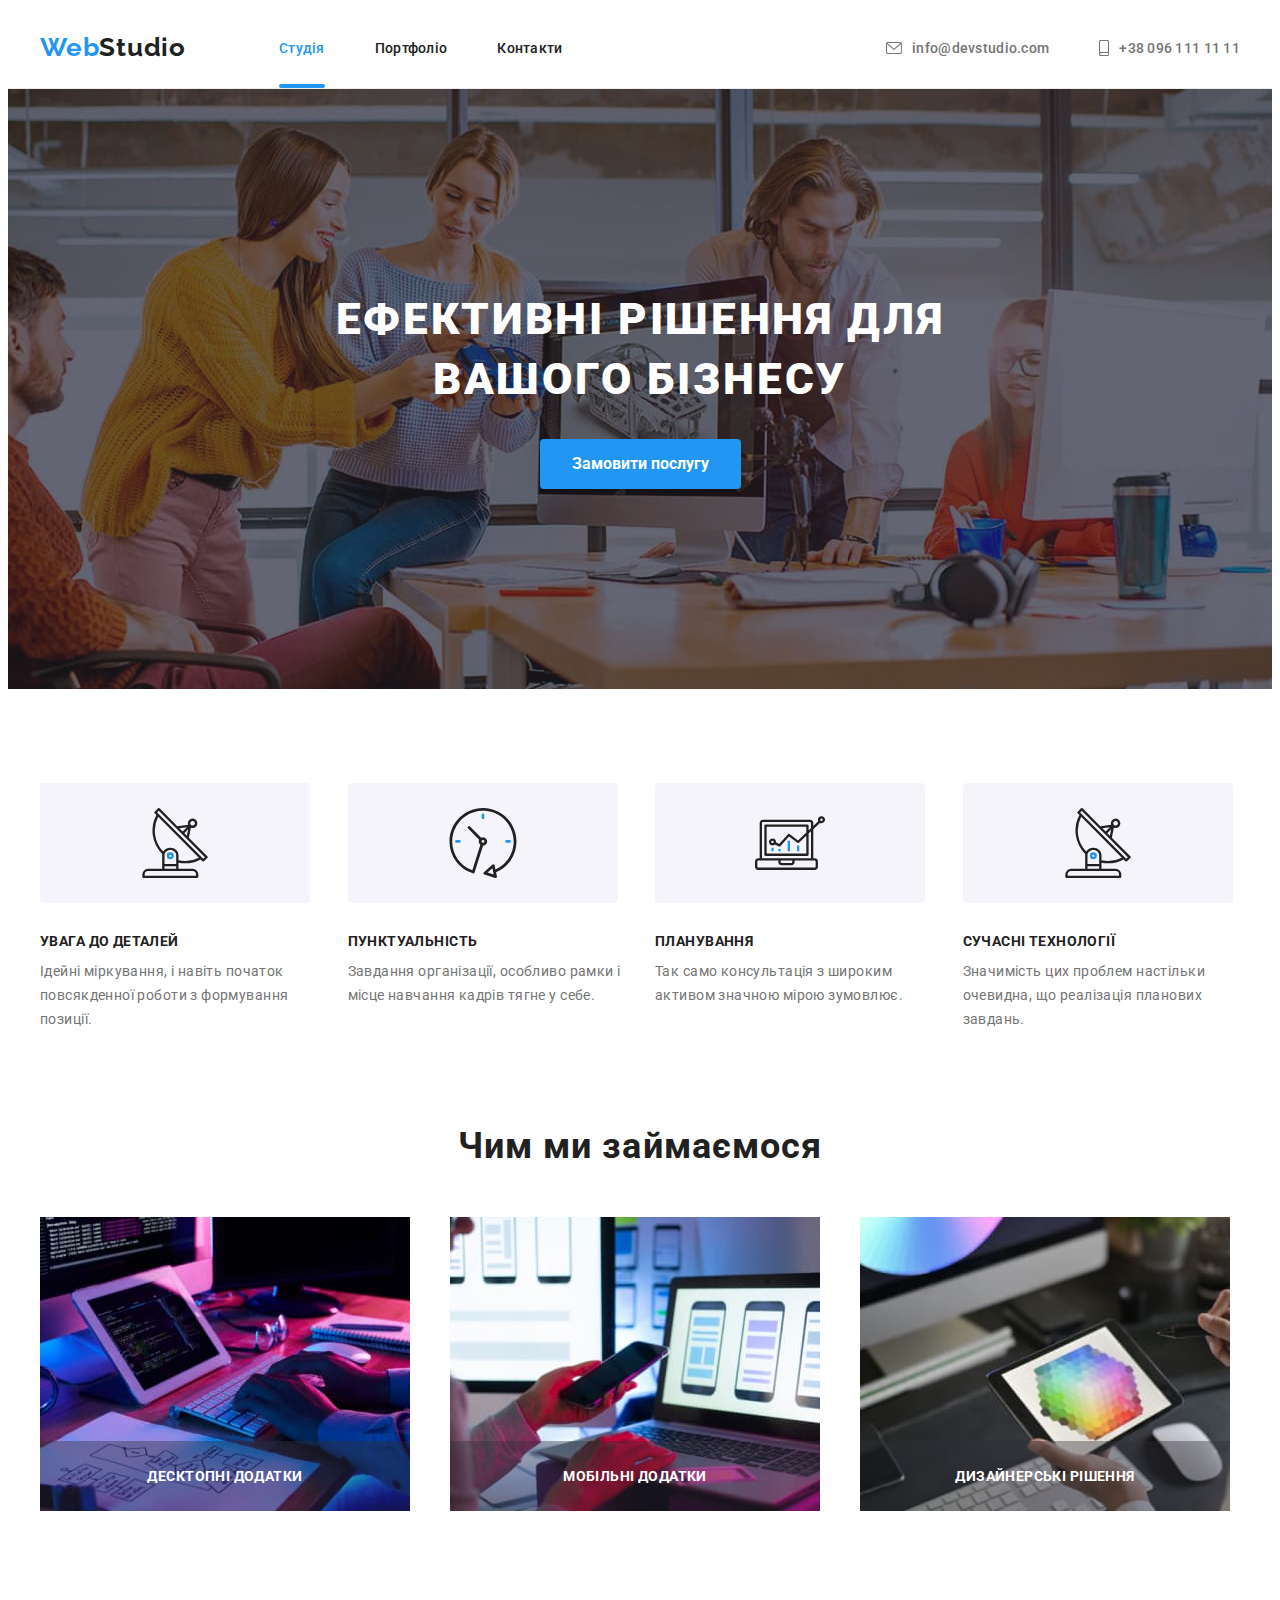
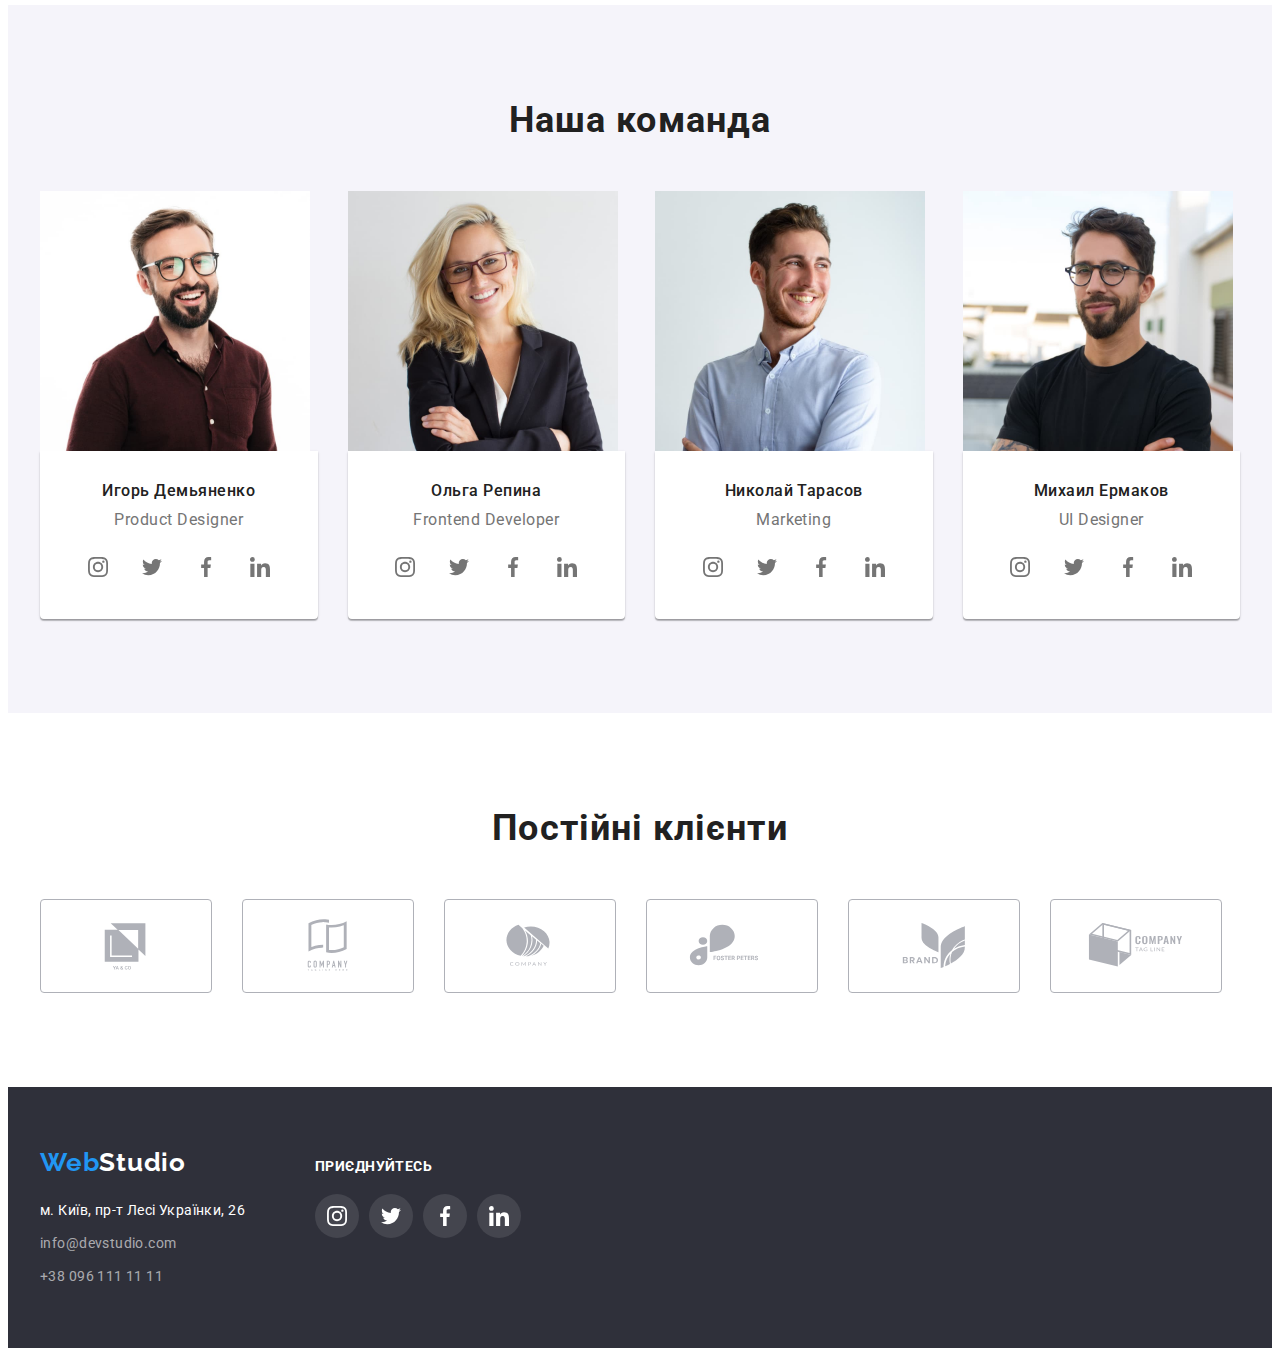
<file: index.html>
<!DOCTYPE html>
<html lang="uk">
  <head>
    <meta charset="UTF-8" />
    <meta http-equiv="X-UA-Compatible" content="IE=edge" />
    <meta name="viewport" content="width=device-width, initial-scale=1.0" />
    <title>Студія</title>
    <link rel="preconnect" href="https://fonts.googleapis.com" />
    <link rel="preconnect" href="https://fonts.gstatic.com" crossorigin />
    <link
      href="https://fonts.googleapis.com/css2?family=Raleway:wght@700&family=Roboto:wght@400;500;700;900&display=swap"
      rel="stylesheet"
    />
    <link
      rel="stylesheet"
      href="https://cdnjs.cloudflare.com/ajax/libs/modern-normalize/1.1.0/modern-normalize.min.css"
      integrity="sha512-wpPYUAdjBVSE4KJnH1VR1HeZfpl1ub8YT/NKx4PuQ5NmX2tKuGu6U/JRp5y+Y8XG2tV+wKQpNHVUX03MfMFn9Q=="
      crossorigin="anonymous"
      referrerpolicy="no-referrer"
    />
    <link rel="stylesheet" href="./css/styles.css" />
  </head>
  <body class="page">
    <!-- Header -->
    <header class="header">
      <div class="container header-container">
        <!-- Основна навігація-->
        <nav class="main-nav">
          <!--логотип-->
          <a class="logo-link link" lang="en" href="./index.html"
            >Web<span class="logo-accent">Studio</span>
          </a>
          <!--список посилань по секціях-->
          <ul class="main-nav-items list">
            <li>
              <a class="main-nav-link main-nav-current link" href="./index.html"
                >Студія</a
              >
            </li>
            <li>
              <a class="main-nav-link link" href="./portfolio.html"
                >Портфоліо</a
              >
            </li>
            <li>
              <a class="main-nav-link link" href="">Контакти</a>
            </li>
          </ul>
        </nav>
        <!--посилання на пошту і телефон-->
        <ul class="main-nav-call list">
          <li>
            <a class="contacts-link link" href="mailto:info@devstudio.com">
              <svg class="contacts-icon" width="16" height="12">
                <use href="./images/symbol-defs.svg#icon-mail"></use>
              </svg>
              info@devstudio.com</a
            >
          </li>
          <li>
            <a class="contacts-link link" href="tel:+380961111111">
              <svg class="contacts-icon" width="10" height="16">
                <use href="./images/symbol-defs.svg#icon-smartphone"></use>
              </svg>
              +38 096 111 11 11</a
            >
          </li>
        </ul>
      </div>
    </header>
    <!-- Main -->
    <main>
      <section class="section-hero section">
        <div class="container">
          <h1 class="main-title">Ефективні рішення для вашого бізнесу</h1>
          <button class="btn-hero" type="button" data-modal-open>
            Замовити послугу
          </button>
        </div>
      </section>
      <!-- Сharacteristics section -->
      <section class="characteristic-section section">
        <div class="characteristic-section-container container">
          <!--прихований заголовок секції, що не буде відображатись в остаточній верстці-->
          <h2 class="visually-hidden">Особливості</h2>
          <!--ненумерований список особливостей-->
          <ul class="characteristic-section-list card-set list">
            <li class="characteristic-section-items">
              <div class="characteristics-item">
                <svg class="characteristic-icon" width="70" height="70">
                  <use href="./images/symbol-defs.svg#icon-antenna"></use>
                </svg>
              </div>
              <h3 class="subtitle-characteristics">Увага до деталей</h3>
              <p class="characteristics-desc">
                Ідейні міркування, і навіть початок повсякденної роботи з
                формування позиції.
              </p>
            </li>
            <li class="characteristic-section-items">
              <div class="characteristics-item">
                <svg class="characteristic-icon" width="70" height="70">
                  <use href="./images/symbol-defs.svg#icon-clock"></use>
                </svg>
              </div>
              <h3 class="subtitle-characteristics">Пунктуальність</h3>
              <p class="characteristics-desc">
                Завдання організації, особливо рамки і місце навчання кадрів
                тягне у себе.
              </p>
            </li>
            <li class="characteristic-section-items">
              <div class="characteristics-item">
                <svg class="characteristic-icon" width="70" height="70">
                  <use href="./images/symbol-defs.svg#icon-diagram"></use>
                </svg>
              </div>
              <h3 class="subtitle-characteristics">Планування</h3>
              <p class="characteristics-desc">
                Так само консультація з широким активом значною мірою зумовлює.
              </p>
            </li>
            <li class="characteristic-section-items">
              <div class="characteristics-item">
                <svg class="characteristic-icon" width="70" height="70">
                  <use href="./images/symbol-defs.svg#icon-antenna"></use>
                </svg>
              </div>
              <h3 class="subtitle-characteristics">Сучасні технології</h3>
              <p class="characteristics-desc">
                Значимість цих проблем настільки очевидна, що реалізація
                планових завдань.
              </p>
            </li>
          </ul>
        </div>
      </section>
      <section class="about-us-section section">
        <div class="container">
          <!--Images section-->
          <h2 class="about-us-title title-section">Чим ми займаємося</h2>
          <ul class="about-us-list card-set list">
            <li class="about-us-items">
              <div class="about-us-card">
                <img
                  src="./images/box_1.jpg"
                  alt="розробник пише код"
                  width="370"
                  height="294"
                />
                <div class="overlay-about">
                  <p class="overlay-about-text">Десктопні додатки</p>
                </div>
              </div>
            </li>
            <li class="about-us-items">
              <div class="about-us-card">
                <img
                  src="./images/box_2.jpg"
                  alt="розробляють мобильну версію сайту"
                  width="370"
                  height="294"
                />
                <div class="overlay-about">
                  <p class="overlay-about-text">Мобільні додатки</p>
                </div>
              </div>
            </li>
            <li class="about-us-items">
              <div class="about-us-card">
                <img
                  src="./images/box_3.jpg"
                  alt="розробник обирає кольорову палітру"
                  width="370"
                  height="294"
                />
                <div class="overlay-about">
                  <p class="overlay-about-text">Дизайнерські рішення</p>
                </div>
              </div>
            </li>
          </ul>
        </div>
      </section>
      <!-- Command section-->
      <section class="command-section section">
        <div class="command-section-container container">
          <h2 class="command-section-title title-section">Наша команда</h2>
          <ul class="command-section-list card-set list">
            <li class="command-section-items">
              <img
                src="./images/img1.jpg"
                alt="Игорь Демьяненко"
                width="270"
                height="260"
              />
              <div class="command-section-wrapper">
                <h3 class="command-subtitle">Игорь Демьяненко</h3>
                <p class="command-role" lang="en">Product Designer</p>
                <ul class="command-social list">
                  <li class="command-contacts-item">
                    <a
                      class="command-social-link link"
                      href=""
                      target="_blank"
                      rel="noopener noreferrer"
                      aria-label="Інстаграм"
                    >
                      <svg class="social-icon" width="20" height="20">
                        <use
                          href="./images/symbol-defs.svg#icon-instagram"
                        ></use>
                      </svg>
                    </a>
                  </li>
                  <li class="command-contacts-item">
                    <a
                      class="command-social-link link"
                      href=""
                      target="_blank"
                      rel="noopener noreferrer"
                      aria-label="Твіттер"
                    >
                      <svg class="social-icon" width="20" height="20">
                        <use href="./images/symbol-defs.svg#icon-twitter"></use>
                      </svg>
                    </a>
                  </li>
                  <li class="command-contacts-item">
                    <a
                      class="command-social-link link"
                      href=""
                      target="_blank"
                      rel="noopener noreferrer"
                      aria-label="Фейсбук"
                    >
                      <svg class="social-icon" width="20" height="20">
                        <use
                          href="./images/symbol-defs.svg#icon-facebook"
                        ></use>
                      </svg>
                    </a>
                  </li>
                  <li class="command-contacts-item">
                    <a
                      class="command-social-link link"
                      href=""
                      target="_blank"
                      rel="noopener noreferrer"
                      aria-label="Лінкдин"
                    >
                      <svg class="social-icon" width="20" height="20">
                        <use
                          href="./images/symbol-defs.svg#icon-linkedin"
                        ></use>
                      </svg>
                    </a>
                  </li>
                </ul>
              </div>
            </li>
            <li class="command-section-items">
              <img
                src="./images/img2.jpg"
                alt="Ольга Репина"
                width="270"
                height="260"
              />
              <div class="command-section-wrapper">
                <h3 class="command-subtitle">Ольга Репина</h3>
                <p class="command-role" lang="en">Frontend Developer</p>
                <ul class="command-social list">
                  <li class="command-contacts-item">
                    <a
                      class="command-social-link link"
                      href=""
                      target="_blank"
                      rel="noopener noreferrer"
                      aria-label="Інстаграм"
                    >
                      <svg class="social-icon" width="20" height="20">
                        <use
                          href="./images/symbol-defs.svg#icon-instagram"
                        ></use>
                      </svg>
                    </a>
                  </li>
                  <li class="command-contacts-item">
                    <a
                      class="command-social-link link"
                      href=""
                      target="_blank"
                      rel="noopener noreferrer"
                      aria-label="Твіттер"
                    >
                      <svg class="social-icon" width="20" height="20">
                        <use href="./images/symbol-defs.svg#icon-twitter"></use>
                      </svg>
                    </a>
                  </li>
                  <li class="command-contacts-item">
                    <a
                      class="command-social-link link"
                      href=""
                      target="_blank"
                      rel="noopener noreferrer"
                      aria-label="Фейсбук"
                    >
                      <svg class="social-icon" width="20" height="20">
                        <use
                          href="./images/symbol-defs.svg#icon-facebook"
                        ></use>
                      </svg>
                    </a>
                  </li>
                  <li class="command-contacts-item">
                    <a
                      class="command-social-link link"
                      href=""
                      target="_blank"
                      rel="noopener noreferrer"
                      aria-label="Лінкдин"
                    >
                      <svg class="social-icon" width="20" height="20">
                        <use
                          href="./images/symbol-defs.svg#icon-linkedin"
                        ></use>
                      </svg>
                    </a>
                  </li>
                </ul>
              </div>
            </li>
            <li class="command-section-items">
              <img
                src="./images/img3.jpg"
                alt="Николай Тарасов"
                width="270"
                height="260"
              />
              <div class="command-section-wrapper">
                <h3 class="command-subtitle">Николай Тарасов</h3>
                <p class="command-role" lang="en">Marketing</p>
                <ul class="command-social list">
                  <li class="command-contacts-item">
                    <a
                      class="command-social-link link"
                      href=""
                      target="_blank"
                      rel="noopener noreferrer"
                      aria-label="Інстаграм"
                    >
                      <svg class="social-icon" width="20" height="20">
                        <use
                          href="./images/symbol-defs.svg#icon-instagram"
                        ></use>
                      </svg>
                    </a>
                  </li>
                  <li class="command-contacts-item">
                    <a
                      class="command-social-link link"
                      href=""
                      target="_blank"
                      rel="noopener noreferrer"
                      aria-label="Твіттер"
                    >
                      <svg class="social-icon" width="20" height="20">
                        <use href="./images/symbol-defs.svg#icon-twitter"></use>
                      </svg>
                    </a>
                  </li>
                  <li class="command-contacts-item">
                    <a
                      class="command-social-link link"
                      href=""
                      target="_blank"
                      rel="noopener noreferrer"
                      aria-label="Фейсбук"
                    >
                      <svg class="social-icon" width="20" height="20">
                        <use
                          href="./images/symbol-defs.svg#icon-facebook"
                        ></use>
                      </svg>
                    </a>
                  </li>
                  <li class="command-contacts-item">
                    <a
                      class="command-social-link link"
                      href=""
                      target="_blank"
                      rel="noopener noreferrer"
                      aria-label="Линкдин"
                    >
                      <svg class="social-icon" width="20" height="20">
                        <use
                          href="./images/symbol-defs.svg#icon-linkedin"
                        ></use>
                      </svg>
                    </a>
                  </li>
                </ul>
              </div>
            </li>
            <li class="command-section-items">
              <img
                src="./images/img4.jpg"
                alt="Михаил Ермаков"
                width="270"
                height="260"
              />
              <div class="command-section-wrapper">
                <h3 class="command-subtitle">Михаил Ермаков</h3>
                <p class="command-role" lang="en">UI Designer</p>
                <ul class="command-social list">
                  <li class="command-contacts-item">
                    <a
                      class="command-social-link link"
                      href=""
                      target="_blank"
                      rel="noopener noreferrer"
                      aria-label="Інстаграм"
                    >
                      <svg class="social-icon" width="20" height="20">
                        <use
                          href="./images/symbol-defs.svg#icon-instagram"
                        ></use>
                      </svg>
                    </a>
                  </li>
                  <li class="command-contacts-item">
                    <a
                      class="command-social-link link"
                      href=""
                      target="_blank"
                      rel="noopener noreferrer"
                      aria-label="Твіттер"
                    >
                      <svg class="social-icon" width="20" height="20">
                        <use href="./images/symbol-defs.svg#icon-twitter"></use>
                      </svg>
                    </a>
                  </li>
                  <li class="command-contacts-item">
                    <a
                      class="command-social-link link"
                      href=""
                      target="_blank"
                      rel="noopener noreferrer"
                      aria-label="Фейсбук"
                    >
                      <svg class="social-icon" width="20" height="20">
                        <use
                          href="./images/symbol-defs.svg#icon-facebook"
                        ></use>
                      </svg>
                    </a>
                  </li>
                  <li class="command-contacts-item">
                    <a
                      class="command-social-link link"
                      href=""
                      target="_blank"
                      rel="noopener noreferrer"
                      aria-label="Лінкдин"
                    >
                      <svg class="social-icon" width="20" height="20">
                        <use
                          href="./images/symbol-defs.svg#icon-linkedin"
                        ></use>
                      </svg>
                    </a>
                  </li>
                </ul>
              </div>
            </li>
          </ul>
        </div>
      </section>
      <section class="client-section section">
        <div class="client-section-container container">
          <h2 class="title-section">Постійні клієнти</h2>
          <ul class="client-icon-list list">
            <li class="client-icon-item">
              <a
                class="client-item-link link"
                href=""
                target="_blank"
                rel="noopener noreferrer"
                aria-label="Логотип 1"
              >
                <svg class="client-icon" width="106" height="60">
                  <use href="./images/symbol-defs.svg#icon-logo-1"></use>
                </svg>
              </a>
            </li>
            <li class="client-icon-item">
              <a
                class="client-item-link link"
                href=""
                target="_blank"
                rel="noopener noreferrer"
                aria-label="Логотип 2"
              >
                <svg class="client-icon" width="106" height="60">
                  <use href="./images/symbol-defs.svg#icon-logo-2"></use>
                </svg>
              </a>
            </li>
            <li class="client-icon-item">
              <a
                class="client-item-link link"
                href=""
                target="_blank"
                rel="noopener noreferrer"
                aria-label="Логотип 3"
              >
                <svg class="client-icon" width="106" height="60">
                  <use href="./images/symbol-defs.svg#icon-logo-3"></use>
                </svg>
              </a>
            </li>
            <li class="client-icon-item">
              <a
                class="client-item-link link"
                href=""
                target="_blank"
                rel="noopener noreferrer"
                aria-label="Логотип 4"
              >
                <svg class="client-icon" width="106" height="60">
                  <use href="./images/symbol-defs.svg#icon-logo-4"></use>
                </svg>
              </a>
            </li>
            <li class="client-icon-item">
              <a
                class="client-item-link link"
                href=""
                target="_blank"
                rel="noopener noreferrer"
                aria-label="Логотип 5"
              >
                <svg class="client-icon" width="106" height="60">
                  <use href="./images/symbol-defs.svg#icon-logo-5"></use>
                </svg>
              </a>
            </li>
            <li class="client-icon-item">
              <a
                class="client-item-link link"
                href=""
                target="_blank"
                rel="noopener noreferrer"
                aria-label="Логотип 6"
              >
                <svg class="client-icon" width="106" height="60">
                  <use href="./images/symbol-defs.svg#icon-logo-6"></use>
                </svg>
              </a>
            </li>
          </ul>
        </div>
      </section>
    </main>
    <footer class="footer">
      <!--логотип-->
      <div class="footer-container container">
        <div>
          <a class="logo-link footer-logo link" lang="en" href="./index.html"
            >Web<span class="logo-accent-footer">Studio</span>
          </a>
          <address class="address">
            <p class="footer-address">м. Київ, пр-т Лесі Українки, 26</p>
            <ul class="footer-contacts-list list">
              <li class="footer-contacts footer-mail">
                <a class="link" href="mailto:info@devstudio.com"
                  >info@devstudio.com</a
                >
              </li>
              <li class="footer-contacts">
                <a class="link" href="tel:+380961111111">+38 096 111 11 11</a>
              </li>
            </ul>
          </address>
        </div>
        <div>
          <p class="join-text">Приєднуйтесь</p>
          <ul class="join-social list">
            <li class="join-contacts-item">
              <a
                class="social-link link"
                href=""
                target="_blank"
                rel="noopener noreferrer"
                aria-label="Інстаграм"
              >
                <svg class="join-icon" width="20" height="20">
                  <use href="./images/symbol-defs.svg#icon-instagram"></use>
                </svg>
              </a>
            </li>
            <li class="join-contacts-item">
              <a
                class="social-link link"
                href=""
                target="_blank"
                rel="noopener noreferrer"
                aria-label="Твіттер"
              >
                <svg class="join-icon" width="20" height="20">
                  <use href="./images/symbol-defs.svg#icon-twitter"></use>
                </svg>
              </a>
            </li>
            <li class="join-contacts-item">
              <a
                class="social-link link"
                href=""
                target="_blank"
                rel="noopener noreferrer"
                aria-label="Фейсбук"
              >
                <svg class="join-icon" width="20" height="20">
                  <use href="./images/symbol-defs.svg#icon-facebook"></use>
                </svg>
              </a>
            </li>
            <li class="join-contacts-item">
              <a
                class="social-link link"
                href=""
                target="_blank"
                rel="noopener noreferrer"
                aria-label="Лінкдин"
              >
                <svg class="join-icon" width="20" height="20">
                  <use href="./images/symbol-defs.svg#icon-linkedin"></use>
                </svg>
              </a>
            </li>
          </ul>
        </div>
      </div>
    </footer>
    <!-- modal window -->
    <div class="backdrop is-hidden" data-modal>
      <div class="modal">
        <button class="modal-btn" type="button" data-modal-close>
          <svg class="icon-close" width="18" height="18">
            <use href="./images/symbol-defs.svg#icon-close"></use>
          </svg>
        </button>
      </div>
    </div>
    <script src="./js/modal.js"></script>
  </body>
</html>
</file>
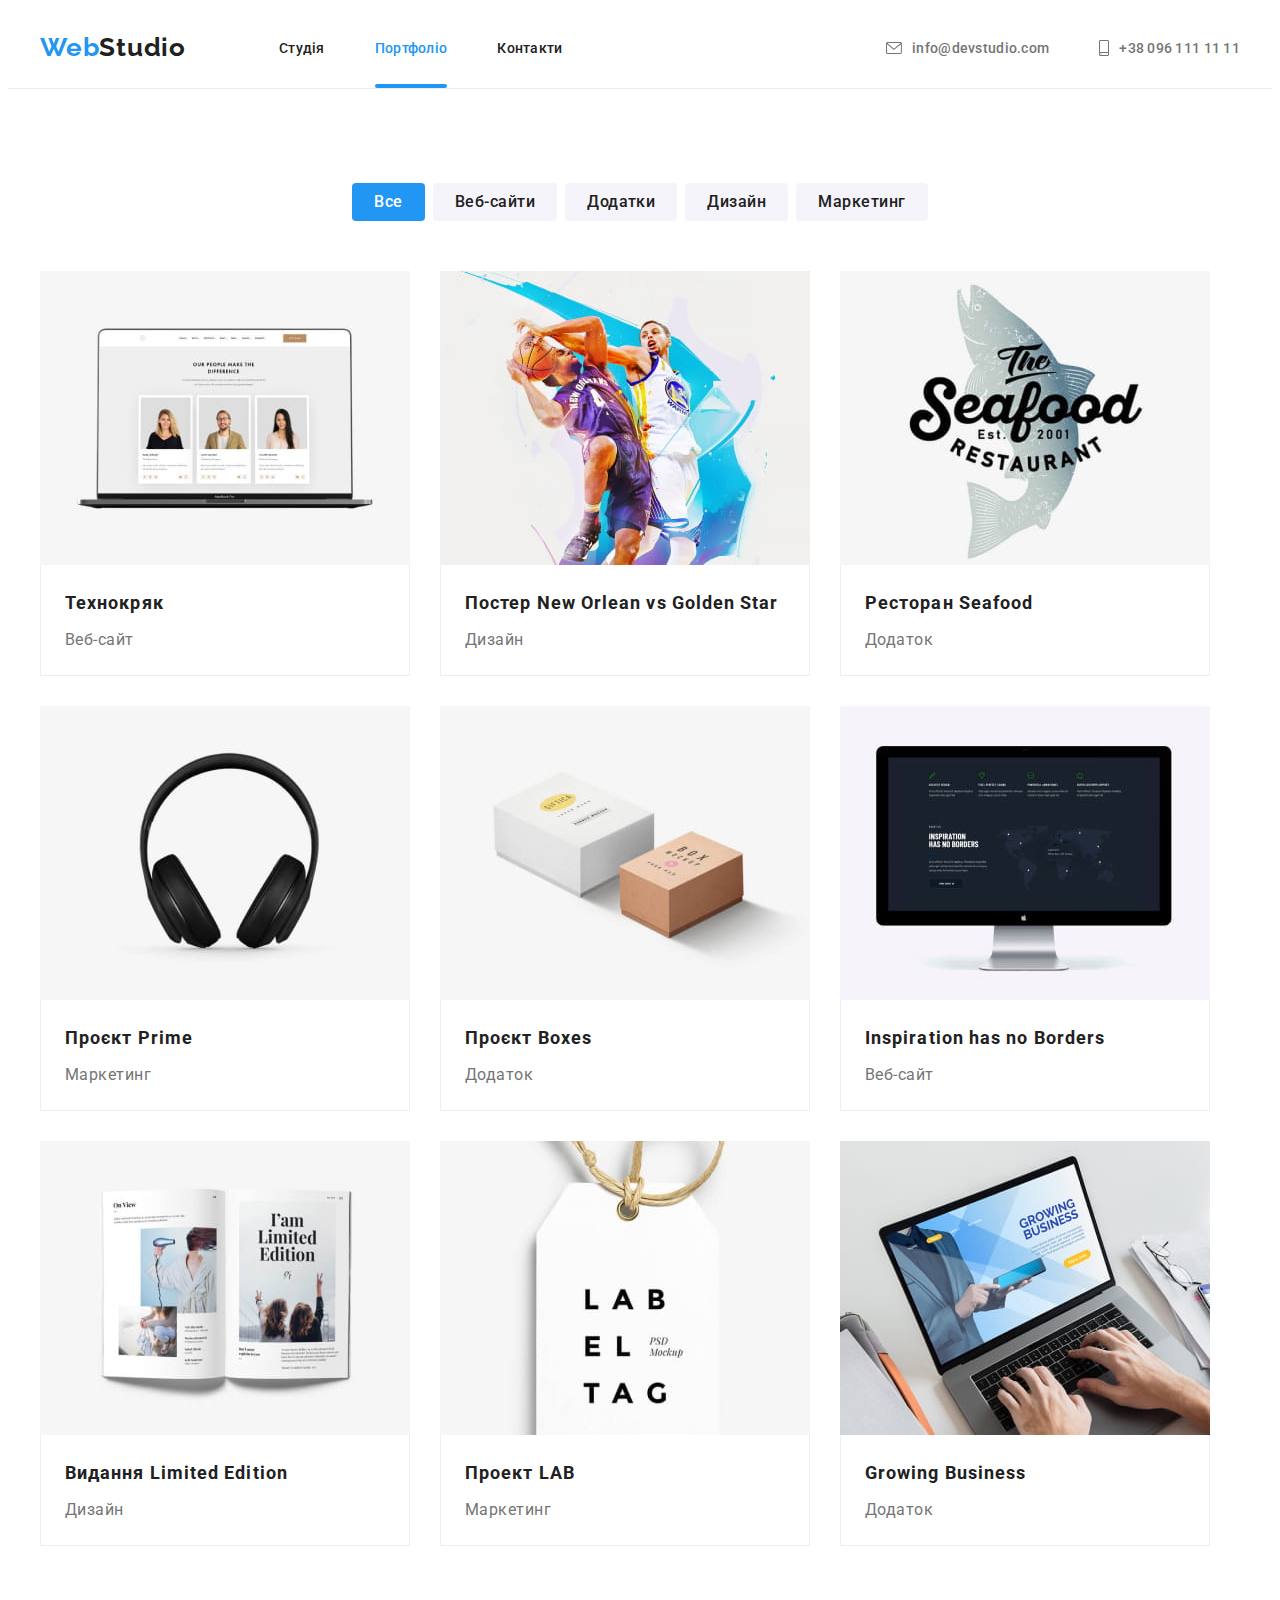
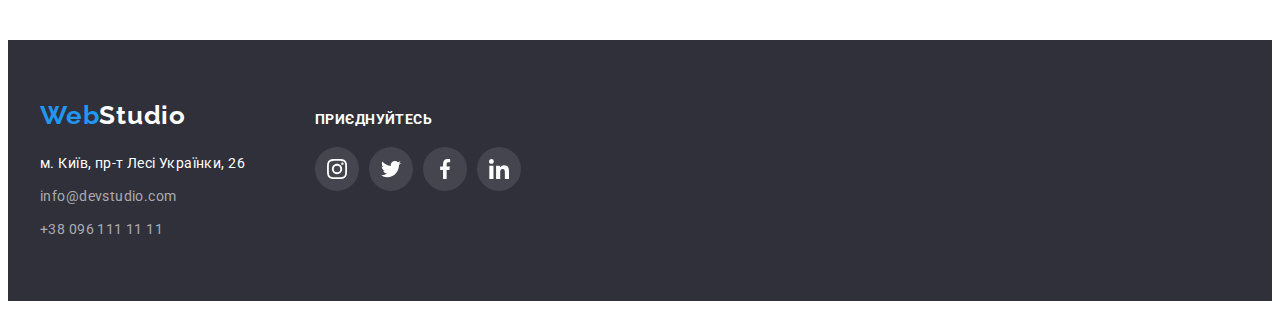
<file: portfolio.html>
<!DOCTYPE html>
<html lang="uk">
  <head>
    <meta charset="UTF-8" />
    <meta http-equiv="X-UA-Compatible" content="IE=edge" />
    <meta name="viewport" content="width=device-width, initial-scale=1.0" />
    <title>Портфоліо</title>
    <link rel="preconnect" href="https://fonts.googleapis.com" />
    <link rel="preconnect" href="https://fonts.gstatic.com" crossorigin />
    <link
      href="https://fonts.googleapis.com/css2?family=Raleway:wght@700&family=Roboto:wght@400;500;700;900&display=swap"
      rel="stylesheet"
    />
    <link
      rel="stylesheet"
      href="https://cdnjs.cloudflare.com/ajax/libs/modern-normalize/1.1.0/modern-normalize.min.css"
      integrity="sha512-wpPYUAdjBVSE4KJnH1VR1HeZfpl1ub8YT/NKx4PuQ5NmX2tKuGu6U/JRp5y+Y8XG2tV+wKQpNHVUX03MfMFn9Q=="
      crossorigin="anonymous"
      referrerpolicy="no-referrer"
    />
    <link rel="stylesheet" href="./css/styles.css" />
  </head>
  <body>
    <header class="header">
      <div class="container header-container">
        <!-- Основна навігація-->
        <nav class="main-nav">
          <!--логотип-->
          <a class="logo-link link" lang="en" href="./index.html"
            >Web<span class="logo-accent">Studio</span>
          </a>
          <!--список посилань по секціях-->
          <ul class="main-nav-items list">
            <li>
              <a class="main-nav-link link" href="./index.html">Студія</a>
            </li>
            <li>
              <a
                class="main-nav-link main-nav-current link"
                href="./portfolio.html"
                >Портфоліо</a
              >
            </li>
            <li>
              <a class="main-nav-link link" href="">Контакти</a>
            </li>
          </ul>
        </nav>
        <!--посилання на пошту і телефон-->
        <ul class="main-nav-call list">
          <li>
            <a class="contacts-link link" href="mailto:info@devstudio.com">
              <svg class="contacts-icon" width="16" height="12">
                <use href="./images/symbol-defs.svg#icon-mail"></use>
              </svg>
              info@devstudio.com</a
            >
          </li>
          <li>
            <a class="contacts-link link" href="tel:+380961111111">
              <svg class="contacts-icon" width="10" height="16">
                <use href="./images/symbol-defs.svg#icon-smartphone"></use>
              </svg>
              +38 096 111 11 11</a
            >
          </li>
        </ul>
      </div>
    </header>
    <main>
      <!-- Portfolio section -->
      <section class="portfolio-section section">
        <div class="portfolio-section-container container">
          <!-- прихований заголовок -->
          <h1 class="visually-hidden">Портфоліо</h1>
          <!-- Фільтр -->
          <ul class="portfolio-section-btn-list list">
            <li>
              <button class="filter-btn filter-btn-current" type="button">
                Все
              </button>
            </li>
            <li>
              <button class="filter-btn" type="button">Веб-сайти</button>
            </li>
            <li>
              <button class="filter-btn" type="button">Додатки</button>
            </li>
            <li>
              <button class="filter-btn" type="button">Дизайн</button>
            </li>
            <li>
              <button class="filter-btn" type="button">Маркетинг</button>
            </li>
          </ul>
          <!-- Портфоліо -->
          <ul class="portfolio-section-list card-set list">
            <li class="portfolio-section-items">
              <a class="portfolio-section-link link" href="">
                <div class="overlay-project">
                  <img
                    src="./images/portfolio/img.jpg"
                    alt="Проэкт 1"
                    width="370"
                    height="294"
                  />
                  <div class="portfolio-overlay">
                    <p class="portfolio-overlay-text">
                      Ресурс пропонує комплексні пропозиції з різним рівнем
                      функціоналу та сервісів. Все це дозволить відвідувачу
                      отримати вичерпні відомості про компанію чи приватну
                      особу.
                    </p>
                  </div>
                </div>
                <div class="portfolio-section-wrapper">
                  <h2 class="subtitle-potfolio">Технокряк</h2>
                  <p class="portfolio-desc">Веб-сайт</p>
                </div>
              </a>
            </li>
            <li class="portfolio-section-items">
              <a class="portfolio-section-link link" href="">
                <div class="overlay-project">
                  <img
                    src="./images/portfolio/img(1).jpg"
                    alt="Проэкт 2"
                    width="370"
                    height="294"
                  />
                  <div class="portfolio-overlay">
                    <p class="portfolio-overlay-text">
                      Ресурс пропонує комплексні пропозиції з різним рівнем
                      функціоналу та сервісів. Все це дозволить відвідувачу
                      отримати вичерпні відомості про компанію чи приватну
                      особу.
                    </p>
                  </div>
                </div>
                <div class="portfolio-section-wrapper">
                  <h2 class="subtitle-potfolio">
                    Постер New Orlean vs Golden Star
                  </h2>
                  <p class="portfolio-desc">Дизайн</p>
                </div>
              </a>
            </li>
            <li class="portfolio-section-items">
              <a class="portfolio-section-link link" href="">
                <div class="overlay-project">
                  <img
                    src="./images/portfolio/img(2).jpg"
                    alt="Проэкт 3"
                    width="370"
                    height="294"
                  />
                  <div class="portfolio-overlay">
                    <p class="portfolio-overlay-text">
                      Ресурс пропонує комплексні пропозиції з різним рівнем
                      функціоналу та сервісів. Все це дозволить відвідувачу
                      отримати вичерпні відомості про компанію чи приватну
                      особу.
                    </p>
                  </div>
                </div>
                <div class="portfolio-section-wrapper">
                  <h2 class="subtitle-potfolio">Ресторан Seafood</h2>
                  <p class="portfolio-desc">Додаток</p>
                </div>
              </a>
            </li>
            <li class="portfolio-section-items">
              <a class="portfolio-section-link link" href="">
                <div class="overlay-project">
                  <img
                    src="./images/portfolio/img(3).jpg"
                    alt="Проэкт 4"
                    width="370"
                    height="294"
                  />
                  <div class="portfolio-overlay">
                    <p class="portfolio-overlay-text">
                      Ресурс пропонує комплексні пропозиції з різним рівнем
                      функціоналу та сервісів. Все це дозволить відвідувачу
                      отримати вичерпні відомості про компанію чи приватну
                      особу.
                    </p>
                  </div>
                </div>
                <div class="portfolio-section-wrapper">
                  <h2 class="subtitle-potfolio">Проєкт Prime</h2>
                  <p class="portfolio-desc">Маркетинг</p>
                </div>
              </a>
            </li>
            <li class="portfolio-section-items">
              <a class="portfolio-section-link link" href="">
                <div class="overlay-project">
                  <img
                    src="./images/portfolio/img(4).jpg"
                    alt="Проэкт 5"
                    width="370"
                    height="294"
                  />
                  <div class="portfolio-overlay">
                    <p class="portfolio-overlay-text">
                      Ресурс пропонує комплексні пропозиції з різним рівнем
                      функціоналу та сервісів. Все це дозволить відвідувачу
                      отримати вичерпні відомості про компанію чи приватну
                      особу.
                    </p>
                  </div>
                </div>
                <div class="portfolio-section-wrapper">
                  <h2 class="subtitle-potfolio">Проєкт Boxes</h2>
                  <p class="portfolio-desc">Додаток</p>
                </div>
              </a>
            </li>
            <li class="portfolio-section-items">
              <a class="portfolio-section-link link" href="">
                <div class="overlay-project">
                  <img
                    src="./images/portfolio/img(5).jpg"
                    alt="Проэкт 6"
                    width="370"
                    height="294"
                  />
                  <div class="portfolio-overlay">
                    <p class="portfolio-overlay-text">
                      Ресурс пропонує комплексні пропозиції з різним рівнем
                      функціоналу та сервісів. Все це дозволить відвідувачу
                      отримати вичерпні відомості про компанію чи приватну
                      особу.
                    </p>
                  </div>
                </div>
                <div class="portfolio-section-wrapper">
                  <h2 class="subtitle-potfolio" lang="en">
                    Inspiration has no Borders
                  </h2>
                  <p class="portfolio-desc">Веб-сайт</p>
                </div>
              </a>
            </li>
            <li class="portfolio-section-items">
              <a class="portfolio-section-link link" href="">
                <div class="overlay-project">
                  <img
                    src="./images/portfolio/img(6).jpg"
                    alt="Проэкт 7"
                    width="370"
                    height="294"
                  />
                  <div class="portfolio-overlay">
                    <p class="portfolio-overlay-text">
                      Ресурс пропонує комплексні пропозиції з різним рівнем
                      функціоналу та сервісів. Все це дозволить відвідувачу
                      отримати вичерпні відомості про компанію чи приватну
                      особу.
                    </p>
                  </div>
                </div>
                <div class="portfolio-section-wrapper">
                  <h2 class="subtitle-potfolio">Видання Limited Edition</h2>
                  <p class="portfolio-desc">Дизайн</p>
                </div>
              </a>
            </li>
            <li class="portfolio-section-items">
              <a class="portfolio-section-link link" href="">
                <div class="overlay-project">
                  <img
                    src="./images/portfolio/img(7).jpg"
                    alt="Проэкт 8"
                    width="370"
                    height="294"
                  />
                  <div class="portfolio-overlay">
                    <p class="portfolio-overlay-text">
                      Ресурс пропонує комплексні пропозиції з різним рівнем
                      функціоналу та сервісів. Все це дозволить відвідувачу
                      отримати вичерпні відомості про компанію чи приватну
                      особу.
                    </p>
                  </div>
                </div>
                <div class="portfolio-section-wrapper">
                  <h2 class="subtitle-potfolio">Проект LAB</h2>
                  <p class="portfolio-desc">Маркетинг</p>
                </div>
              </a>
            </li>
            <li class="portfolio-section-items">
              <a class="portfolio-section-link link" href="">
                <div class="overlay-project">
                  <img
                    src="./images/portfolio/img(8).jpg"
                    alt="Проэкт 9"
                    width="370"
                    height="294"
                  />
                  <div class="portfolio-overlay">
                    <p class="portfolio-overlay-text">
                      Ресурс пропонує комплексні пропозиції з різним рівнем
                      функціоналу та сервісів. Все це дозволить відвідувачу
                      отримати вичерпні відомості про компанію чи приватну
                      особу.
                    </p>
                  </div>
                </div>
                <div class="portfolio-section-wrapper">
                  <h2 class="subtitle-potfolio" lang="en">Growing Business</h2>
                  <p class="portfolio-desc">Додаток</p>
                </div>
              </a>
            </li>
          </ul>
        </div>
      </section>
    </main>
    <footer class="footer">
      <!--логотип-->
      <div class="footer-container container">
        <div>
          <a class="logo-link footer-logo link" lang="en" href="./index.html"
            >Web<span class="logo-accent-footer">Studio</span>
          </a>
          <address class="address">
            <p class="footer-address">м. Київ, пр-т Лесі Українки, 26</p>
            <ul class="footer-contacts-list list">
              <li class="footer-contacts footer-mail">
                <a class="link" href="mailto:info@devstudio.com"
                  >info@devstudio.com</a
                >
              </li>
              <li class="footer-contacts">
                <a class="link" href="tel:+380961111111">+38 096 111 11 11</a>
              </li>
            </ul>
          </address>
        </div>
        <div>
          <p class="join-text">Приєднуйтесь</p>
          <ul class="join-social list">
            <li class="join-contacts-item">
              <a
                class="social-link link"
                href=""
                target="_blank"
                rel="noopener noreferrer"
                aria-label="Инстаграм"
              >
                <svg class="join-icon" width="20" height="20">
                  <use href="./images/symbol-defs.svg#icon-instagram"></use>
                </svg>
              </a>
            </li>
            <li class="join-contacts-item">
              <a
                class="social-link link"
                href=""
                target="_blank"
                rel="noopener noreferrer"
                aria-label="Твиттер"
              >
                <svg class="join-icon" width="20" height="20">
                  <use href="./images/symbol-defs.svg#icon-twitter"></use>
                </svg>
              </a>
            </li>
            <li class="join-contacts-item">
              <a
                class="social-link link"
                href=""
                target="_blank"
                rel="noopener noreferrer"
                aria-label="Фейсбук"
              >
                <svg class="join-icon" width="20" height="20">
                  <use href="./images/symbol-defs.svg#icon-facebook"></use>
                </svg>
              </a>
            </li>
            <li class="join-contacts-item">
              <a
                class="social-link link"
                href=""
                target="_blank"
                rel="noopener noreferrer"
                aria-label="Линкдин"
              >
                <svg class="join-icon" width="20" height="20">
                  <use href="./images/symbol-defs.svg#icon-linkedin"></use>
                </svg>
              </a>
            </li>
          </ul>
        </div>
      </div>
    </footer>
  </body>
</html>
</file>
<file: css/styles.css>
:root {
  /* Fonts */
  --main-font: "Roboto", sans-serif;
  --secondary-font: "Raleway", sans-serif;
  /* Text colors */
  --main-txt-cl: #757575;
  --accent-txt-cl: #2196f3;
  --title-txt-cl: #212121;
  --white-txt-cl: #ffffff;
  --footer-contacts-txt-cl: rgba(255, 255, 255, 0.6);
  /* Bg and other colors */
  --border-modal-btn-cl: rgba(0, 0, 0, 0.1);
  --portfolio-overlay-bg-cl: rgba(33, 150, 243, 0.9);
  --backdrop-bg-cl: rgba(0, 0, 0, 0.2);
  --footer-social-bg-cl: rgba(255, 255, 255, 0.1);
  --client-icon-cl: #afb1b8;
  --gradient-linear-bg: rgba(47, 48, 58, 0.4);
  --dark-bg-cl: #2f303a;
  --light-bg-cl: #f5f4fa;
  --active-bg-btn-hero: #188ce8;
  --filter-btn-bg-cl: #f5f4fa;
  --portfolio-section-wrapper-cl: #eeeeee;
  --header-border-cl: #ececec;
  --btn-border-cl: transparent;
  /* Indent and items */
  --indent-header: 50px;
  --indent-main: 30px;
  --indent-btn: 8px;
  --items-characteristic-section: 4;
  --items-about-us: 3;
  --items-command: 4;
  --items-portfolio: 3;
  /* Animation */
  --animation-base: 250ms cubic-bezier(0.4, 0, 0.2, 1);
}

/* Reset styles */

h1,
h2,
h3,
h4,
h5,
h6,
p {
  margin: 0;
}
.list {
  list-style: none;
  padding: 0;
  margin: 0;
}
.link {
  text-decoration: none;
  color: currentColor;
}

/* Card Set */

.card-set {
  display: flex;
  flex-wrap: wrap;
  gap: var(--indent-main);
}

/* Base styles */

.container {
  padding-left: 15px;
  padding-right: 15px;
  width: 1200px;
  margin-left: auto;
  margin-right: auto;
}
.section {
  padding-top: 94px;
  padding-bottom: 94px;
}
.visually-hidden {
  position: absolute;
  width: 1px;
  height: 1px;
  margin: -1px;
  border: 0;
  padding: 0;

  white-space: nowrap;
  clip-path: inset(100%);
  clip: rect(0 0 0 0);
  overflow: hidden;
}
img {
  display: block;
}
.title-section {
  font-weight: 700;
  font-size: 36px;
  line-height: calc(42 / 36);
  letter-spacing: 0.03em;
  color: var(--title-txt-cl);
  margin-bottom: 50px;
  text-align: center;
}

/* Page */

body {
  font-family: var(--main-font);
  color: var(--main-txt-cl);
}

/* Header */

.header {
  border-bottom: 1px solid var(--header-border-cl);
}
.header-container {
  display: flex;
  align-items: center;
}
.main-nav {
  display: flex;
}
.main-nav-items {
  margin-left: 93px;
  display: flex;
  gap: var(--indent-header);
}
.main-nav-call {
  display: flex;
  margin-left: auto;
  gap: var(--indent-header);
}
/* Header logo */
.logo-link {
  display: inline-block;
  font-family: var(--secondary-font);
  font-weight: 700;
  font-size: 26px;
  line-height: calc(31 / 26);
  letter-spacing: 0.03em;
  color: var(--accent-txt-cl);
  margin-right: auto;
  padding-top: 24px;
  padding-bottom: 25px;
}
.logo-accent {
  color: var(--title-txt-cl);
}
/* Header navigation */
.main-nav-link {
  display: inline-block;
  color: var(--title-txt-cl);
  font-weight: 500;
  font-size: 14px;
  line-height: calc(16 / 14);
  letter-spacing: 0.02em;
  padding-top: 32px;
  padding-bottom: 32px;
  transition: color var(--animation-base);
}
.main-nav-link:hover,
.main-nav-link:focus,
.contacts-link:hover,
.contacts-link:focus {
  color: var(--accent-txt-cl);
}
.main-nav-current {
  position: relative;
  color: var(--accent-txt-cl);
}
.main-nav-current::after {
  position: absolute;
  bottom: 0;
  left: 0;
  content: "";
  display: block;
  width: 100%;
  height: 4px;
  background: var(--accent-txt-cl);
  border-radius: 2px;
}

.contacts-link {
  display: flex;
  font-weight: 500;
  font-size: 14px;
  line-height: calc(16 / 14);
  letter-spacing: 0.02em;
  padding-top: 32px;
  padding-bottom: 32px;
  gap: 10px;
  align-items: center;
  justify-content: center;
  transition: color var(--animation-base);
}
.contacts-icon {
  fill: currentColor;
}

/* Section Hero */

.section-hero {
  max-width: 1600px;
  /* min-height: 600px; */
  margin-left: auto;
  margin-right: auto;
  background-color: var(--dark-bg-cl);
  background-image: linear-gradient(
      to right,
      var(--gradient-linear-bg),
      var(--gradient-linear-bg)
    ),
    url(../images/backgrounds/bg1.jpg);
  background-repeat: no-repeat;
  background-position: center;
  background-size: cover;
  text-align: center;
  padding-top: 200px;
  padding-bottom: 200px;
}
.main-title {
  width: 696px;
  margin-left: auto;
  margin-right: auto;
  margin-bottom: 30px;
  font-weight: 900;
  font-size: 44px;
  line-height: calc(60 / 44);
  letter-spacing: 0.06em;
  text-transform: uppercase;
  color: var(--white-txt-cl);
}
.btn-hero {
  min-width: 200px;
  min-height: 50px;
  padding-top: 10px;
  padding-right: 32px;
  padding-bottom: 10px;
  padding-left: 32px;
  font-family: inherit;
  font-weight: 700;
  font-size: 16px;
  line-height: calc(30 / 16);
  color: var(--white-txt-cl);
  background-color: var(--accent-txt-cl);
  box-shadow: 0px 4px 4px rgba(0, 0, 0, 0.15);
  border-radius: 4px;
  border: var(--btn-border-cl);
  cursor: pointer;
  transition: background-color var(--animation-base);
}
.btn-hero:hover,
.btn-hero:focus {
  background-color: var(--active-bg-btn-hero);
}

/* Сharacteristics section */

.characteristic-section-items {
  flex-basis: calc(
    (100% - var(--indent-main) * (var(--items-characteristic-section) - 1)) /
      var(--items-characteristic-section)
  );
}
/* Characteristics icons */
.characteristics-item {
  display: flex;
  align-items: center;
  justify-content: center;
  width: 270px;
  height: 120px;
  background: var(--light-bg-cl);
  border-radius: 4px;
  margin-bottom: 30px;
}
.subtitle-characteristics {
  font-weight: 700;
  font-size: 14px;
  line-height: calc(16 / 14);
  letter-spacing: 0.03em;
  text-transform: uppercase;
  color: var(--title-txt-cl);
  margin-bottom: 10px;
}
.characteristics-desc {
  font-size: 14px;
  line-height: calc(24 / 14);
  letter-spacing: 0.03em;
}

/* About us section */

.about-us-section {
  padding-top: 0;
}
.about-us-items {
  flex-basis: calc(
    (100% - var(--indent-main) * (var(--items-about-us) - 1)) /
      var(--items-about-us)
  );
}

.about-us-card {
  position: relative;
}
.overlay-about {
  position: absolute;
  bottom: 0;
  display: flex;
  justify-content: center;
  align-items: center;
  width: 370px;
  height: 70px;
  background-color: var(--gradient-linear-bg);
}
.overlay-about-text {
  font-weight: 700;
  font-size: 14px;
  line-height: calc(16 / 14);
  letter-spacing: 0.03em;
  text-transform: uppercase;
  color: var(--white-txt-cl);
}

/* Command section */

.command-section-items {
  flex-basis: calc(
    (100% - var(--indent-main) * (var(--items-command) - 1)) /
      var(--items-command)
  );
}
.command-section-wrapper {
  padding-top: 30px;
  padding-right: 5px;
  padding-bottom: 30px;
  padding-left: 5px;
  background: var(--white-txt-cl);
  box-shadow: 0px 1px 3px rgba(0, 0, 0, 0.12), 0px 1px 1px rgba(0, 0, 0, 0.14),
    0px 2px 1px rgba(0, 0, 0, 0.2);
  border-radius: 0px 0px 4px 4px;
}
.command-section {
  background-color: var(--light-bg-cl);
}
.command-subtitle {
  font-weight: 500;
  font-size: 16px;
  line-height: calc(19 / 16);
  text-align: center;
  letter-spacing: 0.03em;
  color: var(--title-txt-cl);
  margin-bottom: 10px;
}
.command-role {
  line-height: calc(19 / 16);
  text-align: center;
  letter-spacing: 0.03em;
  margin-bottom: 16px;
}
/* command social media */
.command-social {
  display: flex;
  align-items: center;
  justify-content: center;
  gap: 10px;
}
.command-social-link {
  display: flex;
  align-items: center;
  justify-content: center;
  width: 44px;
  height: 44px;
  background-color: var(--white-txt-cl);
  border-radius: 50%;
  transition: background-color var(--animation-base),
    color var(--animation-base);
}
.social-icon {
  fill: currentColor;
}
.command-social-link:hover,
.command-social-link:focus {
  background-color: var(--accent-txt-cl);
  color: var(--white-txt-cl);
}

/* Clients section */

.client-icon-list {
  display: flex;
  gap: 30px;
}
.client-item-link {
  display: flex;
  align-items: center;
  justify-content: center;
  width: 170px;
  height: 92px;
  border: 1px solid var(--client-icon-cl);
  color: var(--client-icon-cl);
  border-radius: 4px;
  transition: color var(--animation-base), border var(--animation-base);
}
.client-icon {
  fill: currentColor;
}
.client-item-link:hover,
.client-item-link:focus {
  color: var(--accent-txt-cl);
  border: 1px solid var(--accent-txt-cl);
}

/* Portfolio section */

.portfolio-section-btn-list {
  display: flex;
  gap: var(--indent-btn);
  justify-content: center;
  margin-bottom: 50px;
}
.filter-btn {
  min-height: 38px;
  padding-top: 6px;
  padding-right: 22px;
  padding-bottom: 6px;
  padding-left: 22px;
  font-family: inherit;
  font-weight: 500;
  font-size: 16px;
  line-height: calc(26 / 16);
  letter-spacing: 0.03em;
  color: var(--title-txt-cl);
  background-color: var(--filter-btn-bg-cl);
  border-radius: 4px;
  border: var(--btn-border-cl);
  cursor: pointer;
  transition: background-color var(--animation-base),
    box-shadow var(--animation-base);
}
.filter-btn-current {
  color: var(--white-txt-cl);
  background-color: var(--accent-txt-cl);
}
.filter-btn:hover,
.filter-btn:focus {
  color: var(--white-txt-cl);
  background-color: var(--active-bg-btn-hero);
  box-shadow: 0px 3px 1px rgba(0, 0, 0, 0.1), 0px 1px 2px rgba(0, 0, 0, 0.08),
    0px 2px 2px rgba(0, 0, 0, 0.12);
}
/* Portfolio section cardset */
.portfolio-section-items {
  flex-basis: calc(
    (100% - var(var(--indent-main)) * (var(--items-portfolio) - 1)) /
      var(--items-portfolio)
  );
  cursor: pointer;
}
.portfolio-section-link {
  display: block;
  transition: box-shadow var(--animation-base);
}
.portfolio-section-link:hover,
.portfolio-section-link:focus {
  box-shadow: 0px 3px 1px rgba(0, 0, 0, 0.1), 0px 1px 2px rgba(0, 0, 0, 0.08),
    0px 2px 2px rgba(0, 0, 0, 0.12);
}
.portfolio-section-link:hover .portfolio-overlay,
.portfolio-section-link:focus .portfolio-overlay {
  transform: translateY(0%);
  opacity: 1;
}
.portfolio-section-wrapper {
  padding-top: 20px;
  padding-right: 24px;
  padding-bottom: 20px;
  padding-left: 24px;
  background: var(--white-txt-cl);
  border: 1px solid var(--portfolio-section-wrapper-cl);
  border-top: none;
}
/* Portfolio overlay set */
.overlay-project {
  position: relative;
  overflow: hidden;
}
.portfolio-overlay {
  position: absolute;
  display: flex;
  align-items: center;
  justify-content: center;
  width: 100%;
  height: 100%;
  top: 0;
  left: 0;
  background: var(--portfolio-overlay-bg-cl);
  transform: translateY(100%);
  transition: transform var(--animation-base);
  opacity: 0;
}
.portfolio-overlay-text {
  font-size: 18px;
  line-height: calc(28 / 18);
  letter-spacing: 0.03em;
  color: var(--white-txt-cl);
  padding-left: 24px;
  padding-right: 24px;
}
/*  */
.subtitle-potfolio {
  font-weight: 700;
  font-size: 18px;
  line-height: calc(36 / 18);
  letter-spacing: 0.06em;
  color: var(--title-txt-cl);
  margin-bottom: 4px;
}
.portfolio-desc {
  line-height: calc(30 / 16);
  letter-spacing: 0.03em;
}

/* Footer */

.footer {
  background-color: var(--dark-bg-cl);
  padding-top: 60px;
  padding-bottom: 60px;
}
.footer-container {
  display: flex;
  align-items: baseline;
  gap: 70px;
}
.footer-logo {
  margin-bottom: 20px;
  padding-top: 0;
  padding-right: 0;
  padding-bottom: 0;
  padding-left: 0;
}
.logo-accent-footer {
  color: var(--white-txt-cl);
}
.footer-address {
  font-style: normal;
  font-size: 14px;
  line-height: calc(24 / 14);
  letter-spacing: 0.03em;
  color: var(--white-txt-cl);
  margin-bottom: 9px;
}
.footer-contacts {
  display: block;
  font-style: normal;
  font-size: 14px;
  line-height: calc(24 / 14);
  letter-spacing: 0.03em;
  color: var(--footer-contacts-txt-cl);
}
.footer-mail {
  margin-bottom: 9px;
}
/* Join social media */
.join-social {
  display: flex;
  gap: 10px;
}
.social-link {
  display: flex;
  align-items: center;
  justify-content: center;
  width: 44px;
  height: 44px;
  background-color: var(--footer-social-bg-cl);
  color: var(--white-txt-cl);
  border-radius: 50%;
  transition: background-color var(--animation-base),
    color var(--animation-base);
}
.join-icon {
  fill: currentColor;
}
.social-link:hover,
.social-link:focus {
  background-color: var(--accent-txt-cl);
  color: var(--white-txt-cl);
}
.join-text {
  font-weight: 700;
  font-size: 14px;
  line-height: calc(16 / 14);
  letter-spacing: 0.03em;
  text-transform: uppercase;
  color: var(--white-txt-cl);
  margin-bottom: 20px;
}
/* modal window */
.backdrop {
  position: fixed;
  top: 0;
  left: 0;
  width: 100%;
  height: 100%;
  background: var(--backdrop-bg-cl);
  opacity: 1;
  transition: opacity var(--animation-base), visibility var(--animation-base);
}
.modal {
  position: absolute;
  top: 50%;
  left: 50%;
  min-width: 528px;
  min-height: 581px;
  background: var(--white-txt-cl);
  box-shadow: 0px 1px 3px rgba(0, 0, 0, 0.12), 0px 1px 1px rgba(0, 0, 0, 0.14),
    0px 2px 1px rgba(0, 0, 0, 0.2);
  border-radius: 4px;
  transform: translate(-50%, -50%) scale(1);
  transition: transform var(--animation-base), opacity var(--animation-base);
}
.backdrop.is-hidden {
  visibility: hidden;
  opacity: 0;
  pointer-events: none;
}
.backdrop.is-hidden .modal {
  transform: translate(-50%, -50%) scale(0.8);
}
.modal-btn {
  position: absolute;
  top: 8px;
  right: 8px;
  display: flex;
  align-items: center;
  justify-content: center;
  padding: 0;
  width: 30px;
  height: 30px;
  border-radius: 50%;
  background: var(--white-txt-cl);
  border: 1px solid var(--border-modal-btn-cl);
  cursor: pointer;
}
</file>
